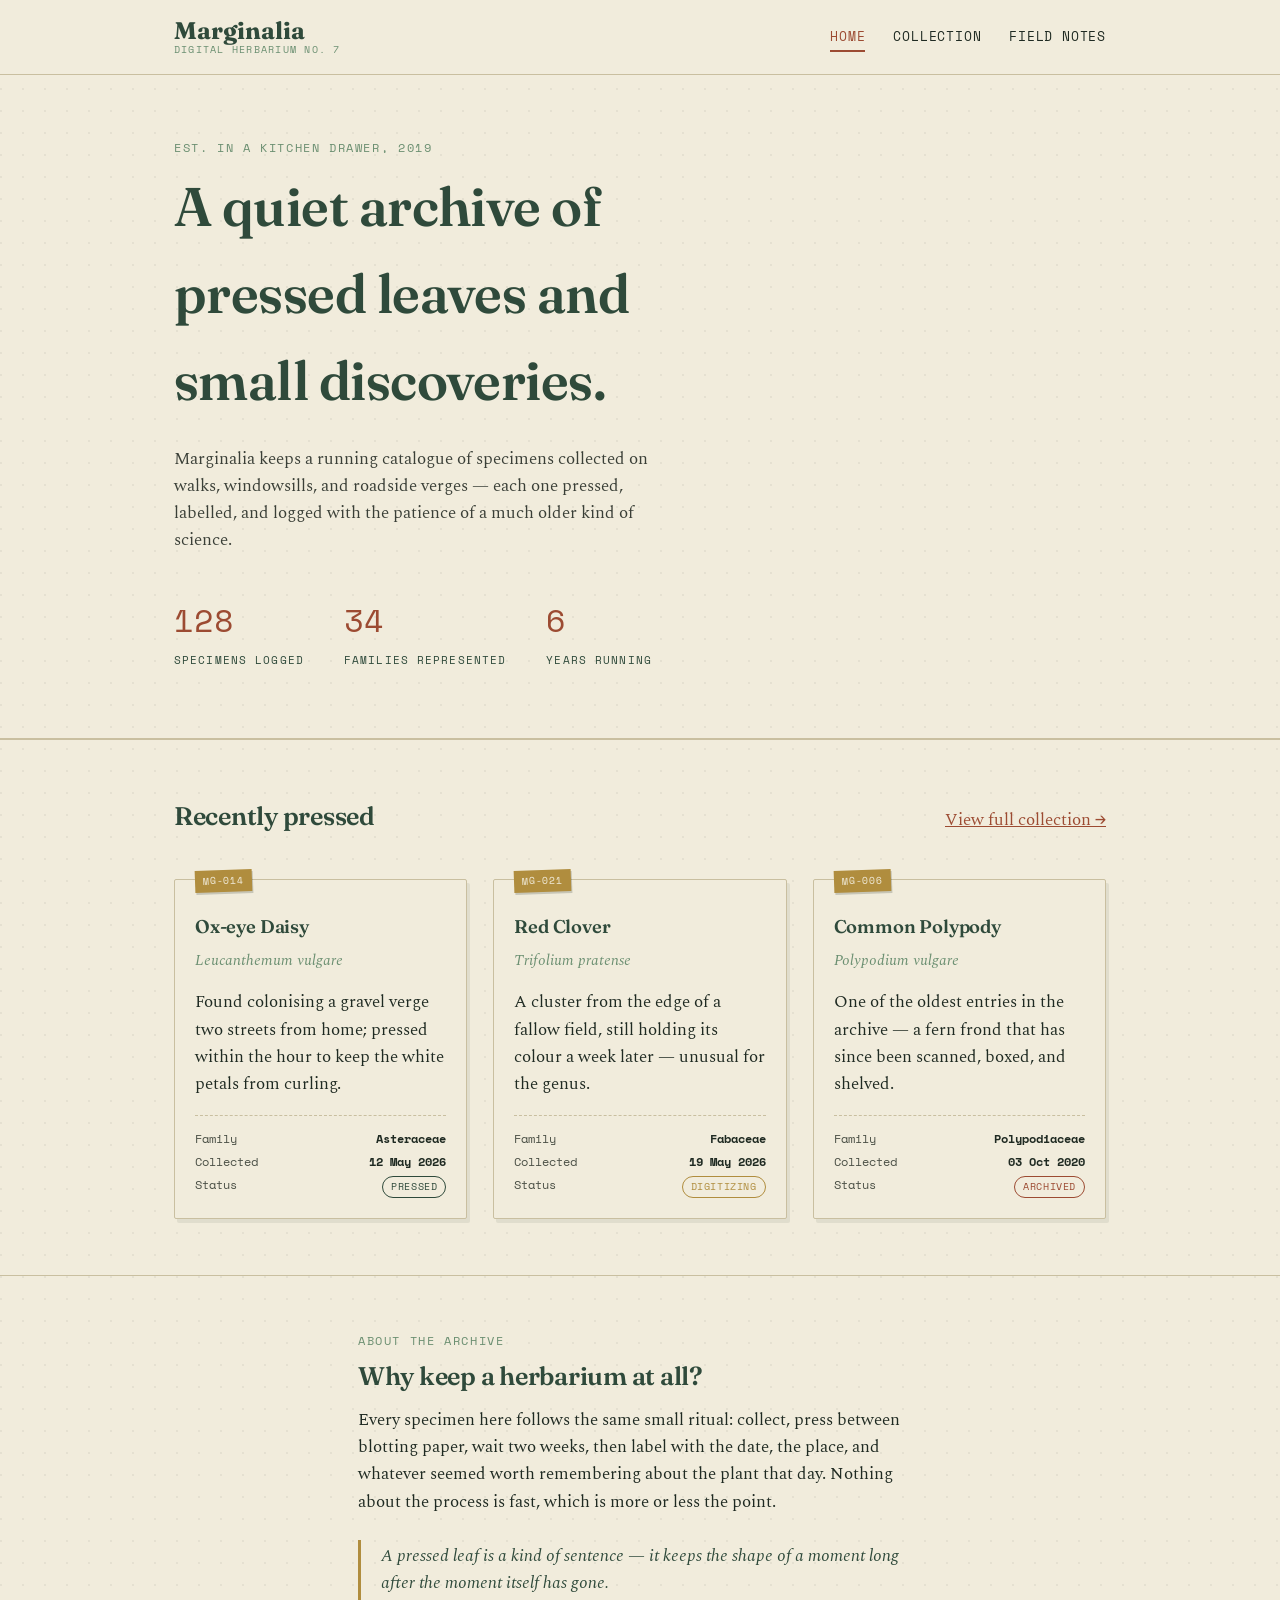
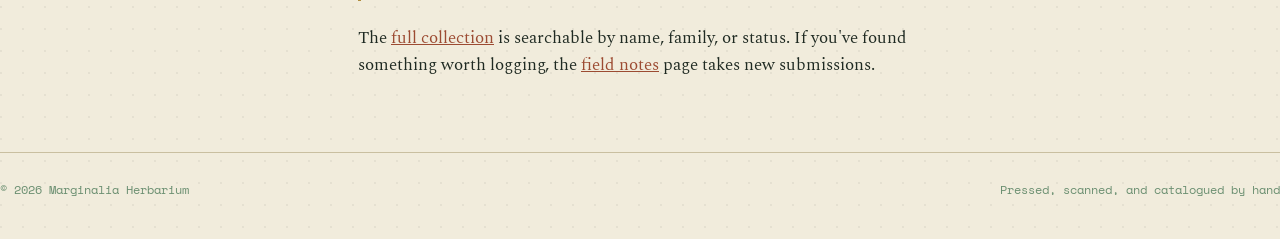
<file: index.html>
<!DOCTYPE html>
<html lang="en">
<head>
<meta charset="UTF-8">
<meta name="viewport" content="width=device-width, initial-scale=1.0">
<title>Marginalia — A Digital Herbarium</title>
<meta name="description" content="Marginalia is a small digital herbarium cataloguing pressed plant specimens, field notes, and their stories.">
<link rel="preconnect" href="https://fonts.googleapis.com">
<link href="https://fonts.googleapis.com/css2?family=Fraunces:opsz,wght@9..144,500;9..144,600;9..144,700&family=Spectral:wght@400;500;600&family=Space+Mono&display=swap" rel="stylesheet">
<link rel="stylesheet" href="styles.css">
</head>
<body>

<header class="site-header">
  <div class="wrap">
    <a class="brand" href="index.html">
      <span class="brand-mark">Marginalia</span>
      <span class="brand-sub">Digital Herbarium No. 7</span>
    </a>

    <input type="checkbox" id="nav-toggle">
    <label class="nav-toggle-btn" for="nav-toggle" aria-label="Toggle navigation">☰ Menu</label>

    <nav class="site-nav" aria-label="Primary">
      <ul>
        <li><a href="index.html" aria-current="page">Home</a></li>
        <li><a href="collection.html">Collection</a></li>
        <li><a href="field-notes.html">Field Notes</a></li>
      </ul>
    </nav>
  </div>
</header>

<main id="main">

  <section class="hero">
    <div class="wrap">
      <span class="eyebrow">Est. in a kitchen drawer, 2019</span>
      <h1>A quiet archive of pressed leaves and small discoveries.</h1>
      <p>
        Marginalia keeps a running catalogue of specimens collected on walks,
        windowsills, and roadside verges — each one pressed, labelled, and
        logged with the patience of a much older kind of science.
      </p>

      <dl class="hero-stats">
        <div class="stat">
          <span class="stat-num" id="specimen-count" data-target="128">0</span>
          <span class="stat-label">Specimens logged</span>
        </div>
        <div class="stat">
          <span class="stat-num">34</span>
          <span class="stat-label">Families represented</span>
        </div>
        <div class="stat">
          <span class="stat-num">6</span>
          <span class="stat-label">Years running</span>
        </div>
      </dl>
    </div>
  </section>

  <section id="featured">
    <div class="wrap">
      <div class="section-head">
        <h2>Recently pressed</h2>
        <a href="collection.html">View full collection →</a>
      </div>

      <div class="specimen-grid">

        <article class="specimen-card" data-specimen-id="MG-014" data-family="Asteraceae">
          <span class="specimen-tape">MG-014</span>
          <h3>Ox-eye Daisy</h3>
          <span class="latin">Leucanthemum vulgare</span>
          <p>Found colonising a gravel verge two streets from home; pressed within the hour to keep the white petals from curling.</p>
          <ul class="specimen-meta">
            <li><span>Family</span><b>Asteraceae</b></li>
            <li><span>Collected</span><b>12 May 2026</b></li>
            <li><span>Status</span><span class="status-pill" data-status="pressed">Pressed</span></li>
          </ul>
        </article>

        <article class="specimen-card" data-specimen-id="MG-021" data-family="Fabaceae">
          <span class="specimen-tape">MG-021</span>
          <h3>Red Clover</h3>
          <span class="latin">Trifolium pratense</span>
          <p>A cluster from the edge of a fallow field, still holding its colour a week later — unusual for the genus.</p>
          <ul class="specimen-meta">
            <li><span>Family</span><b>Fabaceae</b></li>
            <li><span>Collected</span><b>19 May 2026</b></li>
            <li><span>Status</span><span class="status-pill" data-status="digitizing">Digitizing</span></li>
          </ul>
        </article>

        <article class="specimen-card" data-specimen-id="MG-006" data-family="Polypodiaceae">
          <span class="specimen-tape">MG-006</span>
          <h3>Common Polypody</h3>
          <span class="latin">Polypodium vulgare</span>
          <p>One of the oldest entries in the archive — a fern frond that has since been scanned, boxed, and shelved.</p>
          <ul class="specimen-meta">
            <li><span>Family</span><b>Polypodiaceae</b></li>
            <li><span>Collected</span><b>03 Oct 2020</b></li>
            <li><span>Status</span><span class="status-pill" data-status="archived">Archived</span></li>
          </ul>
        </article>

      </div>
    </div>
  </section>

  <section id="about">
    <div class="wrap prose">
      <span class="eyebrow">About the archive</span>
      <h2>Why keep a herbarium at all?</h2>
      <p>
        Every specimen here follows the same small ritual: collect, press
        between blotting paper, wait two weeks, then label with the date,
        the place, and whatever seemed worth remembering about the plant
        that day. Nothing about the process is fast, which is more or less
        the point.
      </p>
      <blockquote>
        A pressed leaf is a kind of sentence — it keeps the shape of a
        moment long after the moment itself has gone.
      </blockquote>
      <p>
        The <a href="collection.html">full collection</a> is searchable by
        name, family, or status. If you've found something worth logging,
        the <a href="field-notes.html">field notes</a> page takes new
        submissions.
      </p>
    </div>
  </section>

</main>

<footer class="site-footer">
  <span>© <span id="year"></span> Marginalia Herbarium</span>
  <span>Pressed, scanned, and catalogued by hand</span>
</footer>

<script src="script.js"></script>
</body>
</html>
</file>
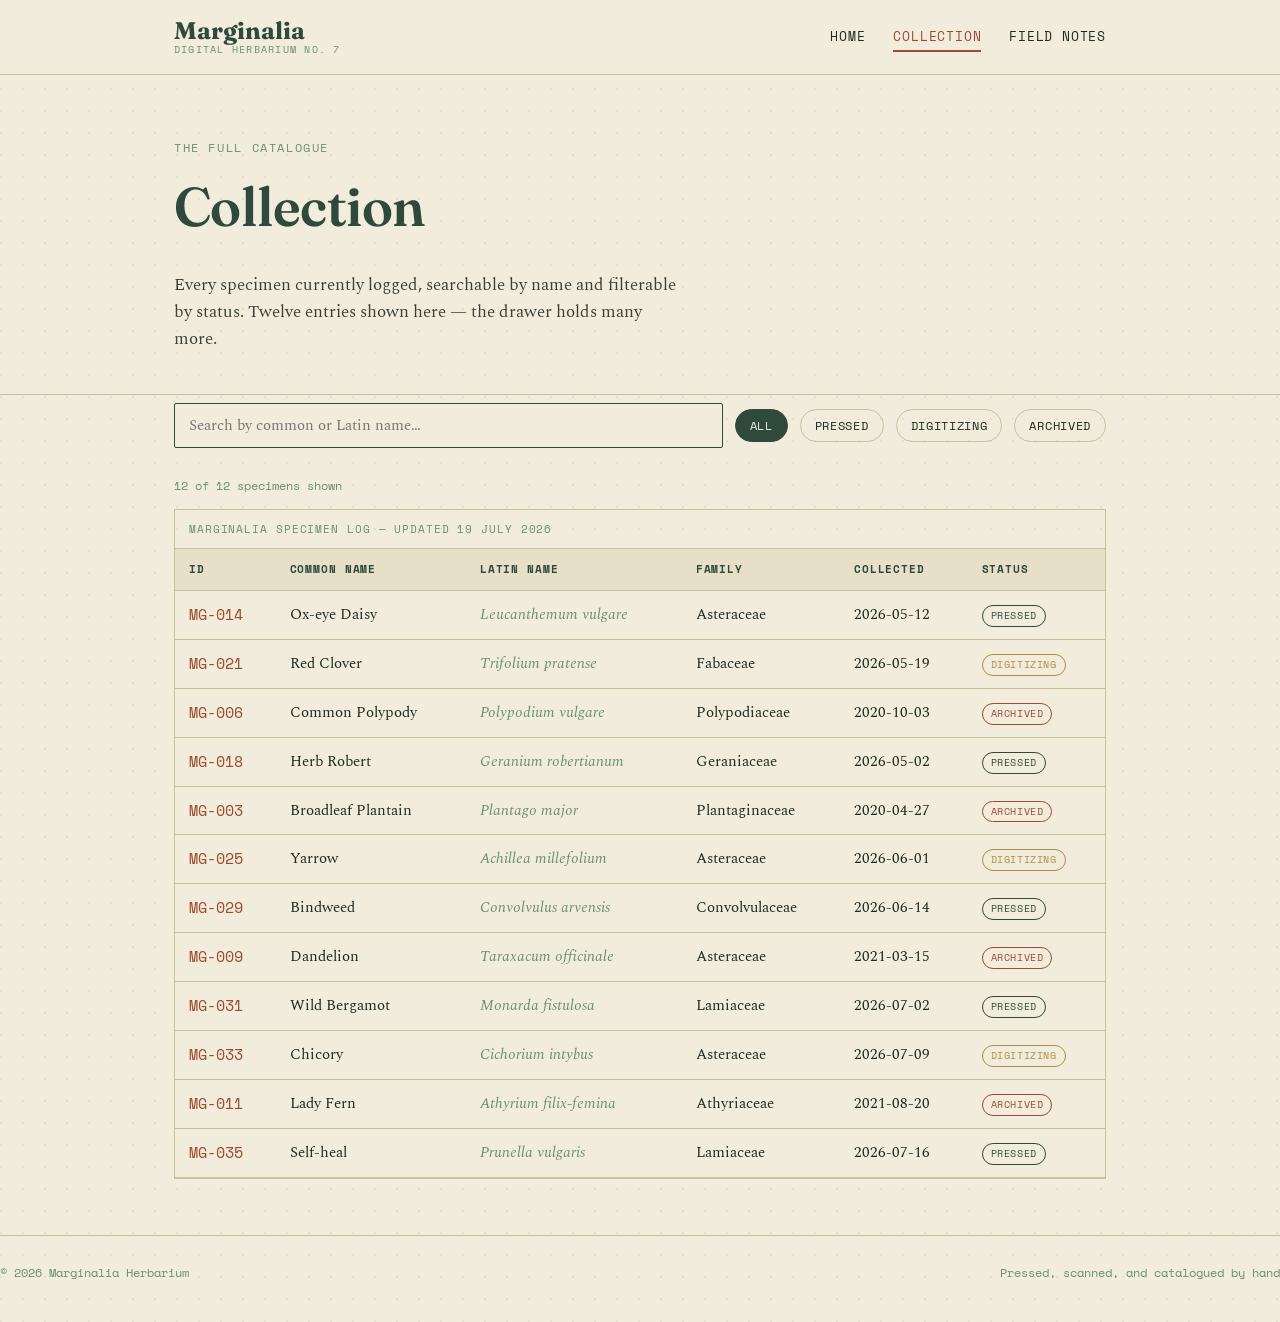
<file: collection.html>
<!DOCTYPE html>
<html lang="en">
<head>
<meta charset="UTF-8">
<meta name="viewport" content="width=device-width, initial-scale=1.0">
<title>Collection — Marginalia</title>
<meta name="description" content="Browse and filter the full Marginalia specimen catalogue.">
<link rel="preconnect" href="https://fonts.googleapis.com">
<link href="https://fonts.googleapis.com/css2?family=Fraunces:opsz,wght@9..144,500;9..144,600;9..144,700&family=Spectral:wght@400;500;600&family=Space+Mono&display=swap" rel="stylesheet">
<link rel="stylesheet" href="styles.css">
</head>
<body>

<header class="site-header">
  <div class="wrap">
    <a class="brand" href="index.html">
      <span class="brand-mark">Marginalia</span>
      <span class="brand-sub">Digital Herbarium No. 7</span>
    </a>

    <input type="checkbox" id="nav-toggle">
    <label class="nav-toggle-btn" for="nav-toggle" aria-label="Toggle navigation">☰ Menu</label>

    <nav class="site-nav" aria-label="Primary">
      <ul>
        <li><a href="index.html">Home</a></li>
        <li><a href="collection.html" aria-current="page">Collection</a></li>
        <li><a href="field-notes.html">Field Notes</a></li>
      </ul>
    </nav>
  </div>
</header>

<main id="main">

  <section class="hero" style="padding-bottom: 24px;">
    <div class="wrap">
      <span class="eyebrow">The full catalogue</span>
      <h1>Collection</h1>
      <p>Every specimen currently logged, searchable by name and filterable by status. Twelve entries shown here — the drawer holds many more.</p>
    </div>
  </section>

  <section id="catalogue" style="border-top: none; padding-top: 8px;">
    <div class="wrap">

      <div class="toolbar">
        <input
          type="text"
          id="specimen-search"
          placeholder="Search by common or Latin name…"
          aria-label="Search specimens">

        <button class="filter-btn" data-filter="all" aria-pressed="true">All</button>
        <button class="filter-btn" data-filter="pressed" aria-pressed="false">Pressed</button>
        <button class="filter-btn" data-filter="digitizing" aria-pressed="false">Digitizing</button>
        <button class="filter-btn" data-filter="archived" aria-pressed="false">Archived</button>
      </div>

      <p id="result-count" role="status"></p>

      <div class="table-scroll">
        <table id="specimen-table">
          <caption>Marginalia specimen log — updated 19 July 2026</caption>
          <thead>
            <tr>
              <th scope="col">ID</th>
              <th scope="col">Common name</th>
              <th scope="col">Latin name</th>
              <th scope="col">Family</th>
              <th scope="col">Collected</th>
              <th scope="col">Status</th>
            </tr>
          </thead>
          <tbody>
            <tr data-status="pressed">
              <td class="id-cell">MG-014</td>
              <td>Ox-eye Daisy</td>
              <td class="latin">Leucanthemum vulgare</td>
              <td>Asteraceae</td>
              <td>2026-05-12</td>
              <td><span class="status-pill" data-status="pressed">Pressed</span></td>
            </tr>
            <tr data-status="digitizing">
              <td class="id-cell">MG-021</td>
              <td>Red Clover</td>
              <td class="latin">Trifolium pratense</td>
              <td>Fabaceae</td>
              <td>2026-05-19</td>
              <td><span class="status-pill" data-status="digitizing">Digitizing</span></td>
            </tr>
            <tr data-status="archived">
              <td class="id-cell">MG-006</td>
              <td>Common Polypody</td>
              <td class="latin">Polypodium vulgare</td>
              <td>Polypodiaceae</td>
              <td>2020-10-03</td>
              <td><span class="status-pill" data-status="archived">Archived</span></td>
            </tr>
            <tr data-status="pressed">
              <td class="id-cell">MG-018</td>
              <td>Herb Robert</td>
              <td class="latin">Geranium robertianum</td>
              <td>Geraniaceae</td>
              <td>2026-05-02</td>
              <td><span class="status-pill" data-status="pressed">Pressed</span></td>
            </tr>
            <tr data-status="archived">
              <td class="id-cell">MG-003</td>
              <td>Broadleaf Plantain</td>
              <td class="latin">Plantago major</td>
              <td>Plantaginaceae</td>
              <td>2020-04-27</td>
              <td><span class="status-pill" data-status="archived">Archived</span></td>
            </tr>
            <tr data-status="digitizing">
              <td class="id-cell">MG-025</td>
              <td>Yarrow</td>
              <td class="latin">Achillea millefolium</td>
              <td>Asteraceae</td>
              <td>2026-06-01</td>
              <td><span class="status-pill" data-status="digitizing">Digitizing</span></td>
            </tr>
            <tr data-status="pressed">
              <td class="id-cell">MG-029</td>
              <td>Bindweed</td>
              <td class="latin">Convolvulus arvensis</td>
              <td>Convolvulaceae</td>
              <td>2026-06-14</td>
              <td><span class="status-pill" data-status="pressed">Pressed</span></td>
            </tr>
            <tr data-status="archived">
              <td class="id-cell">MG-009</td>
              <td>Dandelion</td>
              <td class="latin">Taraxacum officinale</td>
              <td>Asteraceae</td>
              <td>2021-03-15</td>
              <td><span class="status-pill" data-status="archived">Archived</span></td>
            </tr>
            <tr data-status="pressed">
              <td class="id-cell">MG-031</td>
              <td>Wild Bergamot</td>
              <td class="latin">Monarda fistulosa</td>
              <td>Lamiaceae</td>
              <td>2026-07-02</td>
              <td><span class="status-pill" data-status="pressed">Pressed</span></td>
            </tr>
            <tr data-status="digitizing">
              <td class="id-cell">MG-033</td>
              <td>Chicory</td>
              <td class="latin">Cichorium intybus</td>
              <td>Asteraceae</td>
              <td>2026-07-09</td>
              <td><span class="status-pill" data-status="digitizing">Digitizing</span></td>
            </tr>
            <tr data-status="archived">
              <td class="id-cell">MG-011</td>
              <td>Lady Fern</td>
              <td class="latin">Athyrium filix-femina</td>
              <td>Athyriaceae</td>
              <td>2021-08-20</td>
              <td><span class="status-pill" data-status="archived">Archived</span></td>
            </tr>
            <tr data-status="pressed">
              <td class="id-cell">MG-035</td>
              <td>Self-heal</td>
              <td class="latin">Prunella vulgaris</td>
              <td>Lamiaceae</td>
              <td>2026-07-16</td>
              <td><span class="status-pill" data-status="pressed">Pressed</span></td>
            </tr>
          </tbody>
        </table>
      </div>

    </div>
  </section>

</main>

<footer class="site-footer">
  <span>© <span id="year"></span> Marginalia Herbarium</span>
  <span>Pressed, scanned, and catalogued by hand</span>
</footer>

<script src="script.js"></script>
</body>
</html>
</file>
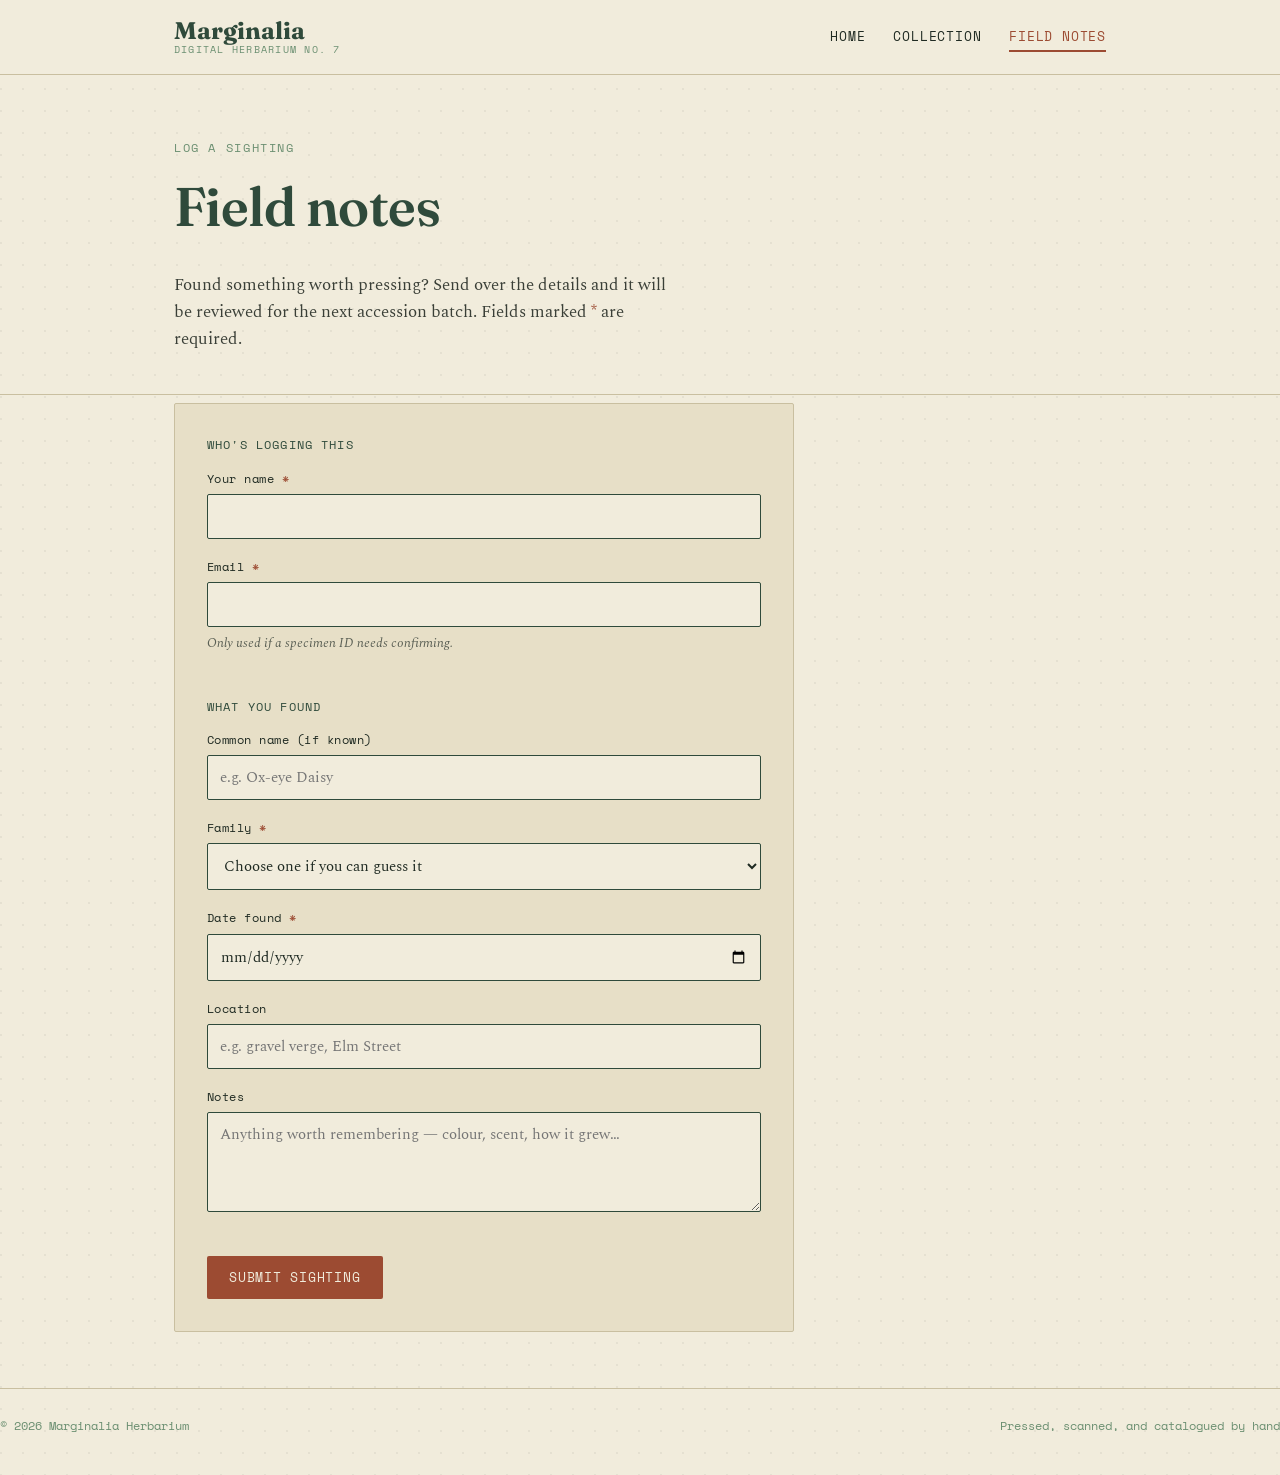
<file: field-notes.html>
<!DOCTYPE html>
<html lang="en">
<head>
<meta charset="UTF-8">
<meta name="viewport" content="width=device-width, initial-scale=1.0">
<title>Field Notes — Marginalia</title>
<meta name="description" content="Submit a specimen sighting to the Marginalia herbarium.">
<link rel="preconnect" href="https://fonts.googleapis.com">
<link href="https://fonts.googleapis.com/css2?family=Fraunces:opsz,wght@9..144,500;9..144,600;9..144,700&family=Spectral:wght@400;500;600&family=Space+Mono&display=swap" rel="stylesheet">
<link rel="stylesheet" href="styles.css">
</head>
<body>

<header class="site-header">
  <div class="wrap">
    <a class="brand" href="index.html">
      <span class="brand-mark">Marginalia</span>
      <span class="brand-sub">Digital Herbarium No. 7</span>
    </a>

    <input type="checkbox" id="nav-toggle">
    <label class="nav-toggle-btn" for="nav-toggle" aria-label="Toggle navigation">☰ Menu</label>

    <nav class="site-nav" aria-label="Primary">
      <ul>
        <li><a href="index.html">Home</a></li>
        <li><a href="collection.html">Collection</a></li>
        <li><a href="field-notes.html" aria-current="page">Field Notes</a></li>
      </ul>
    </nav>
  </div>
</header>

<main id="main">

  <section class="hero" style="padding-bottom: 24px;">
    <div class="wrap">
      <span class="eyebrow">Log a sighting</span>
      <h1>Field notes</h1>
      <p>
        Found something worth pressing? Send over the details and it will
        be reviewed for the next accession batch. Fields marked
        <span class="required-mark">*</span> are required.
      </p>
    </div>
  </section>

  <section id="submit" style="border-top: none; padding-top: 8px;">
    <div class="wrap">

      <form class="field-form" id="sighting-form" novalidate>

        <fieldset>
          <legend>Who's logging this</legend>

          <div class="field-row">
            <label for="reporter-name">Your name <span class="required-mark">*</span></label>
            <input type="text" id="reporter-name" name="reporter-name" required autocomplete="name">
          </div>

          <div class="field-row">
            <label for="reporter-email">Email <span class="required-mark">*</span></label>
            <input type="email" id="reporter-email" name="reporter-email" required autocomplete="email">
            <span class="hint">Only used if a specimen ID needs confirming.</span>
          </div>
        </fieldset>

        <fieldset>
          <legend>What you found</legend>

          <div class="field-row">
            <label for="plant-name">Common name (if known)</label>
            <input type="text" id="plant-name" name="plant-name" placeholder="e.g. Ox-eye Daisy">
          </div>

          <div class="field-row">
            <label for="plant-family">Family <span class="required-mark">*</span></label>
            <select id="plant-family" name="plant-family" required>
              <option value="" selected disabled>Choose one if you can guess it</option>
              <option value="asteraceae">Asteraceae</option>
              <option value="fabaceae">Fabaceae</option>
              <option value="lamiaceae">Lamiaceae</option>
              <option value="plantaginaceae">Plantaginaceae</option>
              <option value="unknown">Not sure</option>
            </select>
          </div>

          <div class="field-row">
            <label for="found-date">Date found <span class="required-mark">*</span></label>
            <input type="date" id="found-date" name="found-date" required>
          </div>

          <div class="field-row">
            <label for="found-location">Location</label>
            <input type="text" id="found-location" name="found-location" placeholder="e.g. gravel verge, Elm Street">
          </div>

          <div class="field-row">
            <label for="notes">Notes</label>
            <textarea id="notes" name="notes" placeholder="Anything worth remembering — colour, scent, how it grew…"></textarea>
          </div>
        </fieldset>

        <button type="submit" class="submit-btn">Submit sighting</button>
        <p id="form-status" role="status"></p>
      </form>

    </div>
  </section>

</main>

<footer class="site-footer">
  <span>© <span id="year"></span> Marginalia Herbarium</span>
  <span>Pressed, scanned, and catalogued by hand</span>
</footer>

<script src="script.js"></script>
</body>
</html>
</file>
<file: styles.css>
/* ============================================================
   MARGINALIA — a digital herbarium
   Design tokens
   ============================================================ */
:root {
  --paper:      #F1ECDC;
  --paper-dim:  #E7DFC7;
  --ink:        #1F2A22;
  --forest:     #2F4A3B;
  --moss:       #6B8F71;
  --gold:       #B08D3E;
  --rust:       #9C4B32;
  --line:       #C9BFA0;

  --display: "Fraunces", "Iowan Old Style", Georgia, serif;
  --body:    "Spectral", Georgia, serif;
  --mono:    "Space Mono", "Courier New", monospace;

  --radius: 2px;
}

@media (prefers-reduced-motion: no-preference) {
  html { scroll-behavior: smooth; }
}

* { box-sizing: border-box; }

body {
  margin: 0;
  background-color: var(--paper);
  background-image:
    radial-gradient(circle at 1px 1px, rgba(31,42,34,0.06) 1px, transparent 0);
  background-size: 22px 22px;
  color: var(--ink);
  font-family: var(--body);
  font-size: 17px;
  line-height: 1.6;
}

h1, h2, h3, .display {
  font-family: var(--display);
  font-weight: 600;
  letter-spacing: -0.01em;
  color: var(--forest);
  margin: 0 0 0.4em;
}

a { color: var(--rust); }
a:focus-visible,
button:focus-visible,
input:focus-visible,
textarea:focus-visible,
select:focus-visible {
  outline: 2px solid var(--rust);
  outline-offset: 3px;
}

.eyebrow {
  font-family: var(--mono);
  font-size: 0.72rem;
  letter-spacing: 0.14em;
  text-transform: uppercase;
  color: var(--moss);
  display: block;
  margin-bottom: 0.5em;
}

/* ---------- layout shell ---------- */
.wrap {
  max-width: 980px;
  margin: 0 auto;
  padding: 0 24px;
}

/* ---------- header / nav ---------- */
.site-header {
  border-bottom: 1px solid var(--line);
  background: var(--paper);
  position: sticky;
  top: 0;
  z-index: 10;
}

.site-header .wrap {
  display: flex;
  align-items: center;
  justify-content: space-between;
  padding-top: 18px;
  padding-bottom: 18px;
}

.brand {
  display: flex;
  flex-direction: column;
  text-decoration: none;
  line-height: 1.1;
}
.brand-mark {
  font-family: var(--display);
  font-size: 1.5rem;
  font-weight: 700;
  color: var(--forest);
}
.brand-sub {
  font-family: var(--mono);
  font-size: 0.65rem;
  letter-spacing: 0.12em;
  text-transform: uppercase;
  color: var(--moss);
}

#nav-toggle {
  display: none;
}

.nav-toggle-btn {
  display: none;
  background: none;
  border: 1px solid var(--forest);
  border-radius: var(--radius);
  padding: 8px 10px;
  font-family: var(--mono);
  cursor: pointer;
  color: var(--forest);
}

.site-nav ul {
  list-style: none;
  display: flex;
  gap: 28px;
  margin: 0;
  padding: 0;
}

.site-nav a {
  text-decoration: none;
  color: var(--ink);
  font-family: var(--mono);
  font-size: 0.82rem;
  letter-spacing: 0.06em;
  text-transform: uppercase;
  padding-bottom: 4px;
  border-bottom: 2px solid transparent;
  transition: border-color 0.15s ease, color 0.15s ease;
}

.site-nav a:hover,
.site-nav a[aria-current="page"] {
  color: var(--rust);
  border-bottom-color: var(--rust);
}

/* ---------- hero ---------- */
.hero {
  padding: 64px 0 48px;
  border-bottom: 1px solid var(--line);
}

.hero h1 {
  font-size: clamp(2.2rem, 5vw, 3.4rem);
  max-width: 14ch;
}

.hero p {
  max-width: 56ch;
  color: #3a3f37;
}

.hero-stats {
  display: flex;
  gap: 40px;
  margin-top: 40px;
  flex-wrap: wrap;
}

.stat .stat-num {
  font-family: var(--mono);
  font-size: 2rem;
  color: var(--rust);
  display: block;
}
.stat .stat-label {
  font-family: var(--mono);
  font-size: 0.7rem;
  letter-spacing: 0.1em;
  text-transform: uppercase;
  color: var(--forest);
}

/* ---------- sections ---------- */
section { padding: 56px 0; }
section + section { border-top: 1px solid var(--line); }

.section-head {
  display: flex;
  align-items: baseline;
  justify-content: space-between;
  gap: 16px;
  margin-bottom: 32px;
  flex-wrap: wrap;
}

/* ---------- specimen cards (signature element) ---------- */
.specimen-grid {
  display: grid;
  grid-template-columns: repeat(auto-fit, minmax(230px, 1fr));
  gap: 26px;
}

.specimen-card {
  position: relative;
  background: var(--paper);
  border: 1px solid var(--line);
  border-radius: var(--radius);
  padding: 22px 20px 18px;
  box-shadow: 3px 4px 0 rgba(31,42,34,0.08);
  transition: transform 0.15s ease, box-shadow 0.15s ease;
}
.specimen-card:hover {
  transform: translateY(-3px);
  box-shadow: 5px 7px 0 rgba(31,42,34,0.12);
}

.specimen-tape {
  position: absolute;
  top: -10px;
  left: 20px;
  background: var(--gold);
  color: var(--paper);
  font-family: var(--mono);
  font-size: 0.62rem;
  letter-spacing: 0.08em;
  padding: 3px 8px;
  transform: rotate(-2deg);
  box-shadow: 1px 2px 0 rgba(31,42,34,0.2);
}

.specimen-card h3 {
  font-size: 1.15rem;
  margin-top: 10px;
}

.specimen-card .latin {
  font-style: italic;
  color: var(--moss);
  font-size: 0.92rem;
  display: block;
  margin-bottom: 10px;
}

.specimen-meta {
  list-style: none;
  margin: 12px 0 0;
  padding: 12px 0 0;
  border-top: 1px dashed var(--line);
  font-family: var(--mono);
  font-size: 0.74rem;
  color: #4a4f45;
}
.specimen-meta li { display: flex; justify-content: space-between; padding: 2px 0; }
.specimen-meta b { color: var(--ink); font-weight: 700; }

.status-pill {
  display: inline-block;
  font-family: var(--mono);
  font-size: 0.62rem;
  letter-spacing: 0.06em;
  text-transform: uppercase;
  padding: 2px 8px;
  border-radius: 999px;
  border: 1px solid currentColor;
}
.status-pill[data-status="pressed"]   { color: var(--forest); }
.status-pill[data-status="digitizing"]{ color: var(--gold); }
.status-pill[data-status="archived"]  { color: var(--rust); }

/* ---------- prose / about ---------- */
.prose { max-width: 68ch; }
.prose p { margin: 0 0 1em; }
blockquote {
  border-left: 3px solid var(--gold);
  margin: 1.4em 0;
  padding: 0.2em 0 0.2em 1.2em;
  font-style: italic;
  color: var(--forest);
}

/* ---------- collection / filter toolbar ---------- */
.toolbar {
  display: flex;
  gap: 12px;
  flex-wrap: wrap;
  align-items: center;
  margin-bottom: 28px;
}

#specimen-search {
  font-family: var(--body);
  font-size: 0.95rem;
  padding: 10px 14px;
  border: 1px solid var(--forest);
  border-radius: var(--radius);
  background: var(--paper);
  color: var(--ink);
  flex: 1;
  min-width: 200px;
}

.filter-btn {
  font-family: var(--mono);
  font-size: 0.72rem;
  letter-spacing: 0.06em;
  text-transform: uppercase;
  background: transparent;
  border: 1px solid var(--line);
  border-radius: 999px;
  padding: 7px 14px;
  cursor: pointer;
  color: var(--ink);
  transition: all 0.15s ease;
}
.filter-btn:hover { border-color: var(--rust); }
.filter-btn[aria-pressed="true"] {
  background: var(--forest);
  border-color: var(--forest);
  color: var(--paper);
}

#result-count {
  font-family: var(--mono);
  font-size: 0.78rem;
  color: var(--moss);
}

/* ---------- table ---------- */
.table-scroll { overflow-x: auto; border: 1px solid var(--line); }

table#specimen-table {
  width: 100%;
  border-collapse: collapse;
  font-size: 0.92rem;
  background: var(--paper);
}

#specimen-table caption {
  text-align: left;
  font-family: var(--mono);
  font-size: 0.7rem;
  letter-spacing: 0.08em;
  text-transform: uppercase;
  color: var(--moss);
  padding: 10px 14px;
  border-bottom: 1px solid var(--line);
}

#specimen-table th, #specimen-table td {
  text-align: left;
  padding: 12px 14px;
  border-bottom: 1px solid var(--line);
  vertical-align: top;
}

#specimen-table thead th {
  font-family: var(--mono);
  font-size: 0.68rem;
  letter-spacing: 0.08em;
  text-transform: uppercase;
  color: var(--forest);
  background: var(--paper-dim);
}

#specimen-table tbody tr[data-status] { transition: opacity 0.15s ease; }
#specimen-table tbody tr.is-hidden { display: none; }

#specimen-table td.latin { font-style: italic; color: var(--moss); }
#specimen-table td.id-cell { font-family: var(--mono); color: var(--rust); }

/* ---------- form ---------- */
.field-form {
  max-width: 620px;
  border: 1px solid var(--line);
  padding: 32px;
  background: var(--paper-dim);
  border-radius: var(--radius);
}

fieldset {
  border: none;
  padding: 0;
  margin: 0 0 26px;
}

legend {
  font-family: var(--mono);
  font-size: 0.72rem;
  letter-spacing: 0.1em;
  text-transform: uppercase;
  color: var(--forest);
  padding: 0;
  margin-bottom: 14px;
}

.field-row {
  margin-bottom: 18px;
  display: flex;
  flex-direction: column;
  gap: 6px;
}

.field-row label {
  font-family: var(--mono);
  font-size: 0.75rem;
  letter-spacing: 0.04em;
  color: var(--ink);
}

.field-row .hint {
  font-family: var(--body);
  font-size: 0.8rem;
  color: #5a5f54;
  font-style: italic;
}

input[type="text"],
input[type="email"],
input[type="date"],
select,
textarea {
  font-family: var(--body);
  font-size: 0.95rem;
  padding: 10px 12px;
  border: 1px solid var(--forest);
  border-radius: var(--radius);
  background: var(--paper);
  color: var(--ink);
}

textarea { resize: vertical; min-height: 100px; }

.required-mark { color: var(--rust); }

.submit-btn {
  font-family: var(--mono);
  font-size: 0.8rem;
  letter-spacing: 0.06em;
  text-transform: uppercase;
  background: var(--rust);
  color: var(--paper);
  border: none;
  padding: 12px 22px;
  border-radius: var(--radius);
  cursor: pointer;
  transition: background 0.15s ease;
}
.submit-btn:hover { background: var(--forest); }

#form-status {
  margin-top: 16px;
  font-family: var(--mono);
  font-size: 0.82rem;
  display: none;
}
#form-status.is-visible { display: block; }
#form-status.ok { color: var(--forest); }
#form-status.error { color: var(--rust); }

/* ---------- footer ---------- */
.site-footer {
  border-top: 1px solid var(--line);
  padding: 28px 0 40px;
  font-family: var(--mono);
  font-size: 0.72rem;
  color: var(--moss);
  display: flex;
  justify-content: space-between;
  flex-wrap: wrap;
  gap: 10px;
}

/* ---------- responsive ---------- */
@media (max-width: 720px) {
  .nav-toggle-btn { display: inline-block; }

  .site-nav {
    display: none;
    width: 100%;
  }
  #nav-toggle:checked ~ .site-nav { display: block; }

  .site-header .wrap { flex-wrap: wrap; }

  .site-nav ul {
    flex-direction: column;
    gap: 4px;
    padding: 16px 0 6px;
  }

  .hero-stats { gap: 24px; }
}
</file>
